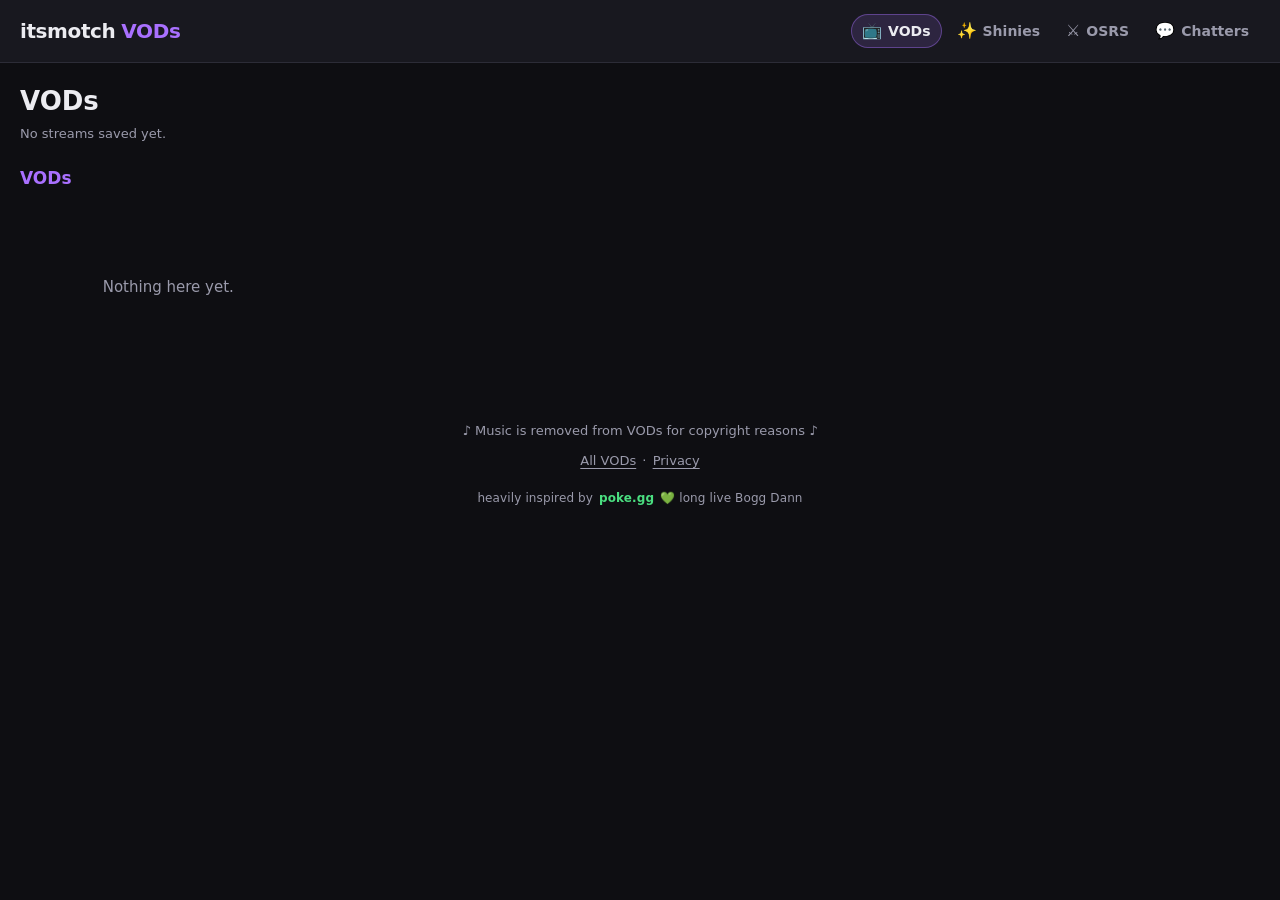
<file: vods/site/game.html>
<!doctype html>
<html lang="en">
<head>
  <meta charset="utf-8">
  <meta name="viewport" content="width=device-width, initial-scale=1">
  <meta name="robots" content="noindex">
  <title>Game VODs · itsmotch</title>
  <link rel="icon" id="favicon" href="https://unavatar.io/twitch/itsmotch">
  <link rel="stylesheet" href="style.css">
  <link rel="stylesheet" href="community.css">
  <link rel="preconnect" href="https://i.ytimg.com">
  <link rel="preconnect" href="https://static-cdn.jtvnw.net">
</head>
<body>
  <header>
    <div class="logo"><a class="logo-ch" href="https://twitch.tv/itsmotch" target="_blank" rel="noopener" title="itsmotch on Twitch"><img class="avatar" id="avatar" alt=""><b>itsmotch</b></a> <a class="logo-home" href="./"><b><span>VODs</span></b></a></div>
    <nav class="site-nav"><a href="./" class="on" aria-current="page" title="VODs" aria-label="VODs"><span class="ni" aria-hidden="true">📺</span><span class="nt">VODs</span></a><a href="shinies.html" title="Shinies" aria-label="Shinies"><span class="ni" aria-hidden="true">✨</span><span class="nt">Shinies</span></a><a href="osrs.html" title="OSRS" aria-label="OSRS"><span class="ni" aria-hidden="true">⚔️</span><span class="nt">OSRS</span></a><a href="profile.html" title="Chatters" aria-label="Chatters"><span class="ni" aria-hidden="true">💬</span><span class="nt">Chatters</span></a></nav>
  </header>
  <main>
    <section class="game-hero">
      <img class="game-art" id="game-art" alt="">
      <div>
        <h1 class="page-title" id="game-title"></h1>
        <p class="hint" id="game-sub"></p>
      </div>
    </section>
    <section class="panel-box" id="game-shinies" hidden>
      <div class="box-head"><h2>Shiny log</h2><a href="shinies.html" class="see-all">All shinies →</a></div>
      <div class="shiny-row" id="game-shiny-row"></div>
    </section>
    <h2 class="all-title">VODs</h2>
    <div class="grid" id="grid"></div>
  </main>
  <footer class="site-foot">♪ Music is removed from VODs for copyright reasons ♪<br><a href="./">All VODs</a> · <a href="privacy.html">Privacy</a><br><span class="homage">heavily inspired by <a href="https://poke.gg/" target="_blank" rel="noopener">poke.gg</a> 💚 long live Bogg Dann</span></footer>
  <script src="common.js"></script>
  <script src="anim.js" defer></script>
  <script src="shinies.js"></script>
  <script src="game.js"></script>
</body>
</html>
</file>
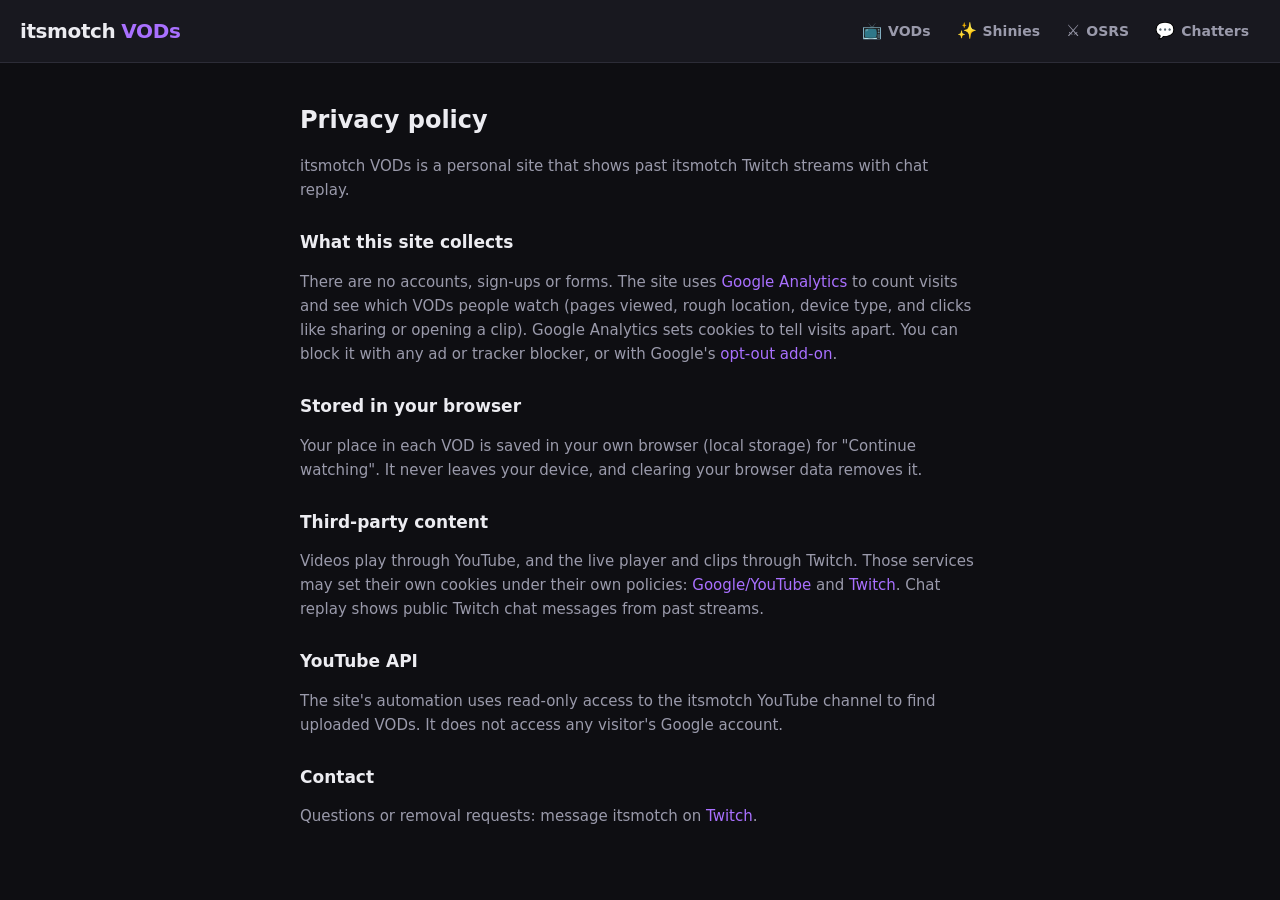
<file: vods/site/privacy.html>
<!doctype html>
<html lang="en">
<head>
  <meta charset="utf-8">
  <meta name="viewport" content="width=device-width, initial-scale=1">
  <title>Privacy · itsmotch VODs</title>
  <link rel="icon" id="favicon" href="https://unavatar.io/twitch/itsmotch">
  <link rel="stylesheet" href="style.css">
  <style>.policy{max-width:720px;margin:0 auto;padding:24px 20px 48px}.policy h1{font-size:24px}.policy h2{font-size:17px;margin-top:28px}.policy p,.policy li{color:var(--muted);line-height:1.6}.policy a{color:var(--accent)}</style>
</head>
<body>
  <header>
    <div class="logo"><a class="logo-ch" href="https://twitch.tv/itsmotch" target="_blank" rel="noopener" title="itsmotch on Twitch"><img class="avatar" id="avatar" alt=""><b>itsmotch</b></a> <a class="logo-home" href="./"><b><span>VODs</span></b></a></div>
    <nav class="site-nav"><a href="./" title="VODs" aria-label="VODs"><span class="ni" aria-hidden="true">📺</span><span class="nt">VODs</span></a><a href="shinies.html" title="Shinies" aria-label="Shinies"><span class="ni" aria-hidden="true">✨</span><span class="nt">Shinies</span></a><a href="osrs.html" title="OSRS" aria-label="OSRS"><span class="ni" aria-hidden="true">⚔️</span><span class="nt">OSRS</span></a><a href="profile.html" title="Chatters" aria-label="Chatters"><span class="ni" aria-hidden="true">💬</span><span class="nt">Chatters</span></a></nav>
  </header>
  <main class="policy">
    <h1>Privacy policy</h1>
    <p>itsmotch VODs is a personal site that shows past itsmotch Twitch streams with chat replay.</p>
    <h2>What this site collects</h2>
    <p>There are no accounts, sign-ups or forms. The site uses <a href="https://policies.google.com/technologies/partner-sites" target="_blank" rel="noopener">Google Analytics</a> to count visits and see which VODs people watch (pages viewed, rough location, device type, and clicks like sharing or opening a clip). Google Analytics sets cookies to tell visits apart. You can block it with any ad or tracker blocker, or with Google's <a href="https://tools.google.com/dlpage/gaoptout" target="_blank" rel="noopener">opt-out add-on</a>.</p>
    <h2>Stored in your browser</h2>
    <p>Your place in each VOD is saved in your own browser (local storage) for "Continue watching". It never leaves your device, and clearing your browser data removes it.</p>
    <h2>Third-party content</h2>
    <p>Videos play through YouTube, and the live player and clips through Twitch. Those services may set their own cookies under their own policies:
      <a href="https://policies.google.com/privacy" target="_blank" rel="noopener">Google/YouTube</a> and
      <a href="https://www.twitch.tv/p/legal/privacy-notice/" target="_blank" rel="noopener">Twitch</a>.
      Chat replay shows public Twitch chat messages from past streams.</p>
    <h2>YouTube API</h2>
    <p>The site's automation uses read-only access to the itsmotch YouTube channel to find uploaded VODs. It does not access any visitor's Google account.</p>
    <h2>Contact</h2>
    <p>Questions or removal requests: message itsmotch on <a href="https://twitch.tv/itsmotch" target="_blank" rel="noopener">Twitch</a>.</p>
  </main>
  <script src="common.js"></script>
</body>
</html>
</file>
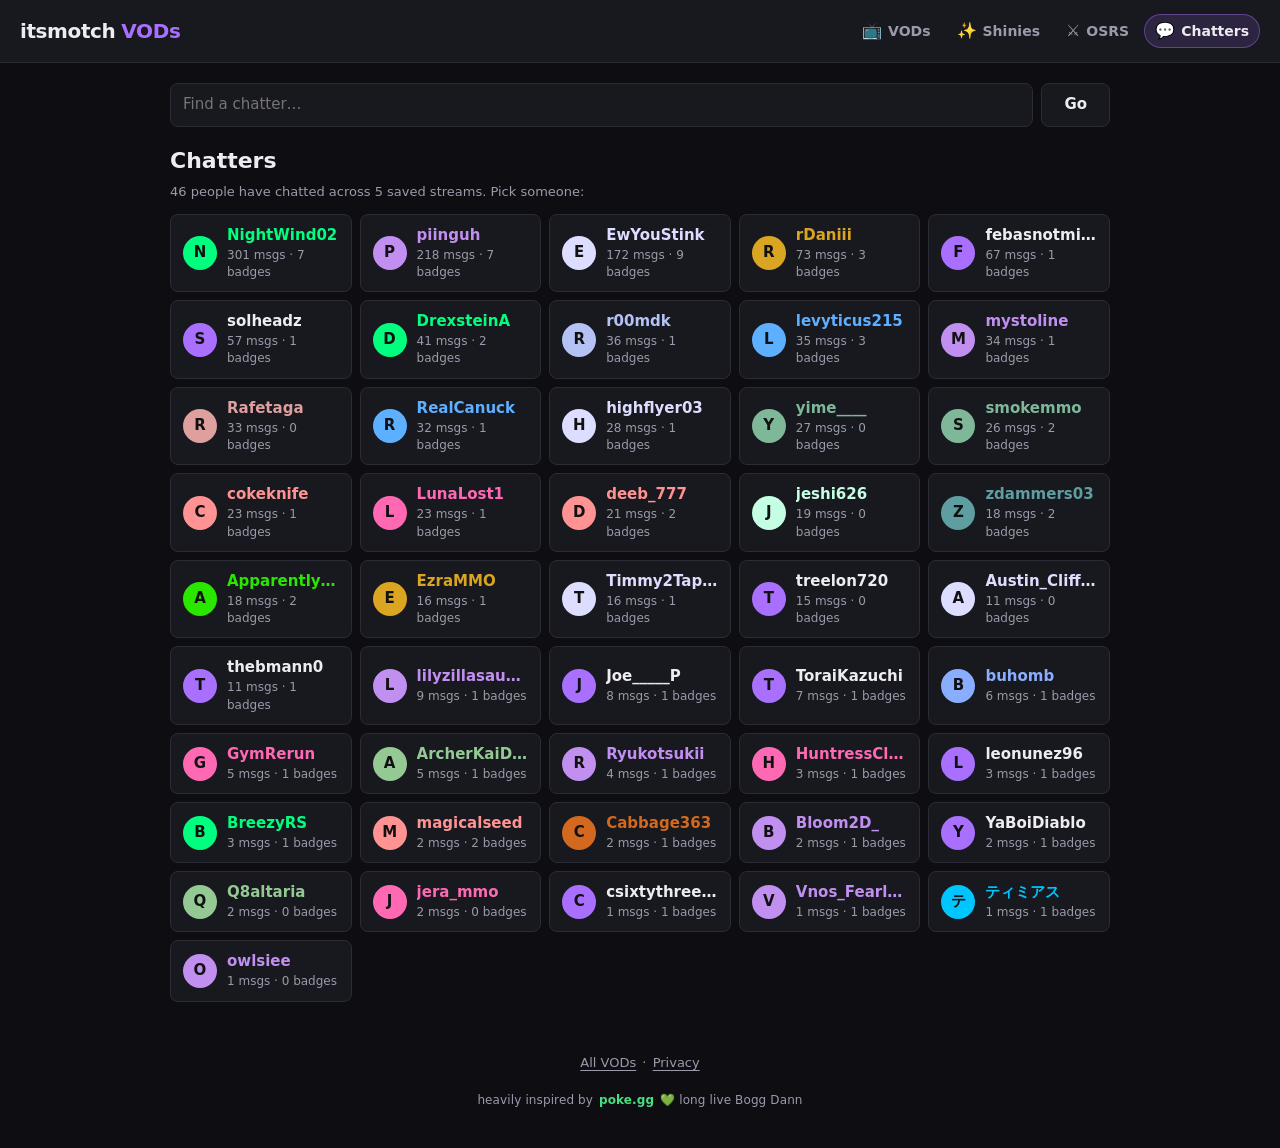
<file: vods/site/profile.html>
<!doctype html>
<html lang="en">
<head>
  <meta charset="utf-8">
  <meta name="viewport" content="width=device-width, initial-scale=1">
  <meta name="robots" content="noindex">
  <title>Chatter profile · itsmotch VODs</title>
  <link rel="icon" id="favicon" href="https://unavatar.io/twitch/itsmotch">
  <link rel="stylesheet" href="style.css">
  <link rel="stylesheet" href="community.css">
</head>
<body>
  <header>
    <div class="logo"><a class="logo-ch" href="https://twitch.tv/itsmotch" target="_blank" rel="noopener" title="itsmotch on Twitch"><img class="avatar" id="avatar" alt=""><b>itsmotch</b></a> <a class="logo-home" href="./"><b><span>VODs</span></b></a></div>
    <nav class="site-nav"><a href="./" title="VODs" aria-label="VODs"><span class="ni" aria-hidden="true">📺</span><span class="nt">VODs</span></a><a href="shinies.html" title="Shinies" aria-label="Shinies"><span class="ni" aria-hidden="true">✨</span><span class="nt">Shinies</span></a><a href="osrs.html" title="OSRS" aria-label="OSRS"><span class="ni" aria-hidden="true">⚔️</span><span class="nt">OSRS</span></a><a href="profile.html" class="on" aria-current="page" title="Chatters" aria-label="Chatters"><span class="ni" aria-hidden="true">💬</span><span class="nt">Chatters</span></a></nav>
  </header>
  <main class="narrow">
    <form class="find" id="find" role="search">
      <input id="find-q" list="find-list" placeholder="Find a chatter…" autocomplete="off" aria-label="Find a chatter">
      <datalist id="find-list"></datalist>
      <button class="more" type="submit">Go</button>
    </form>
    <div id="profile"><div class="prof-card shimmer" style="height:180px"></div></div>
  </main>
  <footer class="site-foot"><a href="./">All VODs</a> · <a href="privacy.html">Privacy</a><br><span class="homage">heavily inspired by <a href="https://poke.gg/" target="_blank" rel="noopener">poke.gg</a> 💚 long live Bogg Dann</span></footer>
  <script src="common.js"></script>
  <script src="anim.js" defer></script>
  <script src="profile.js"></script>
</body>
</html>
</file>
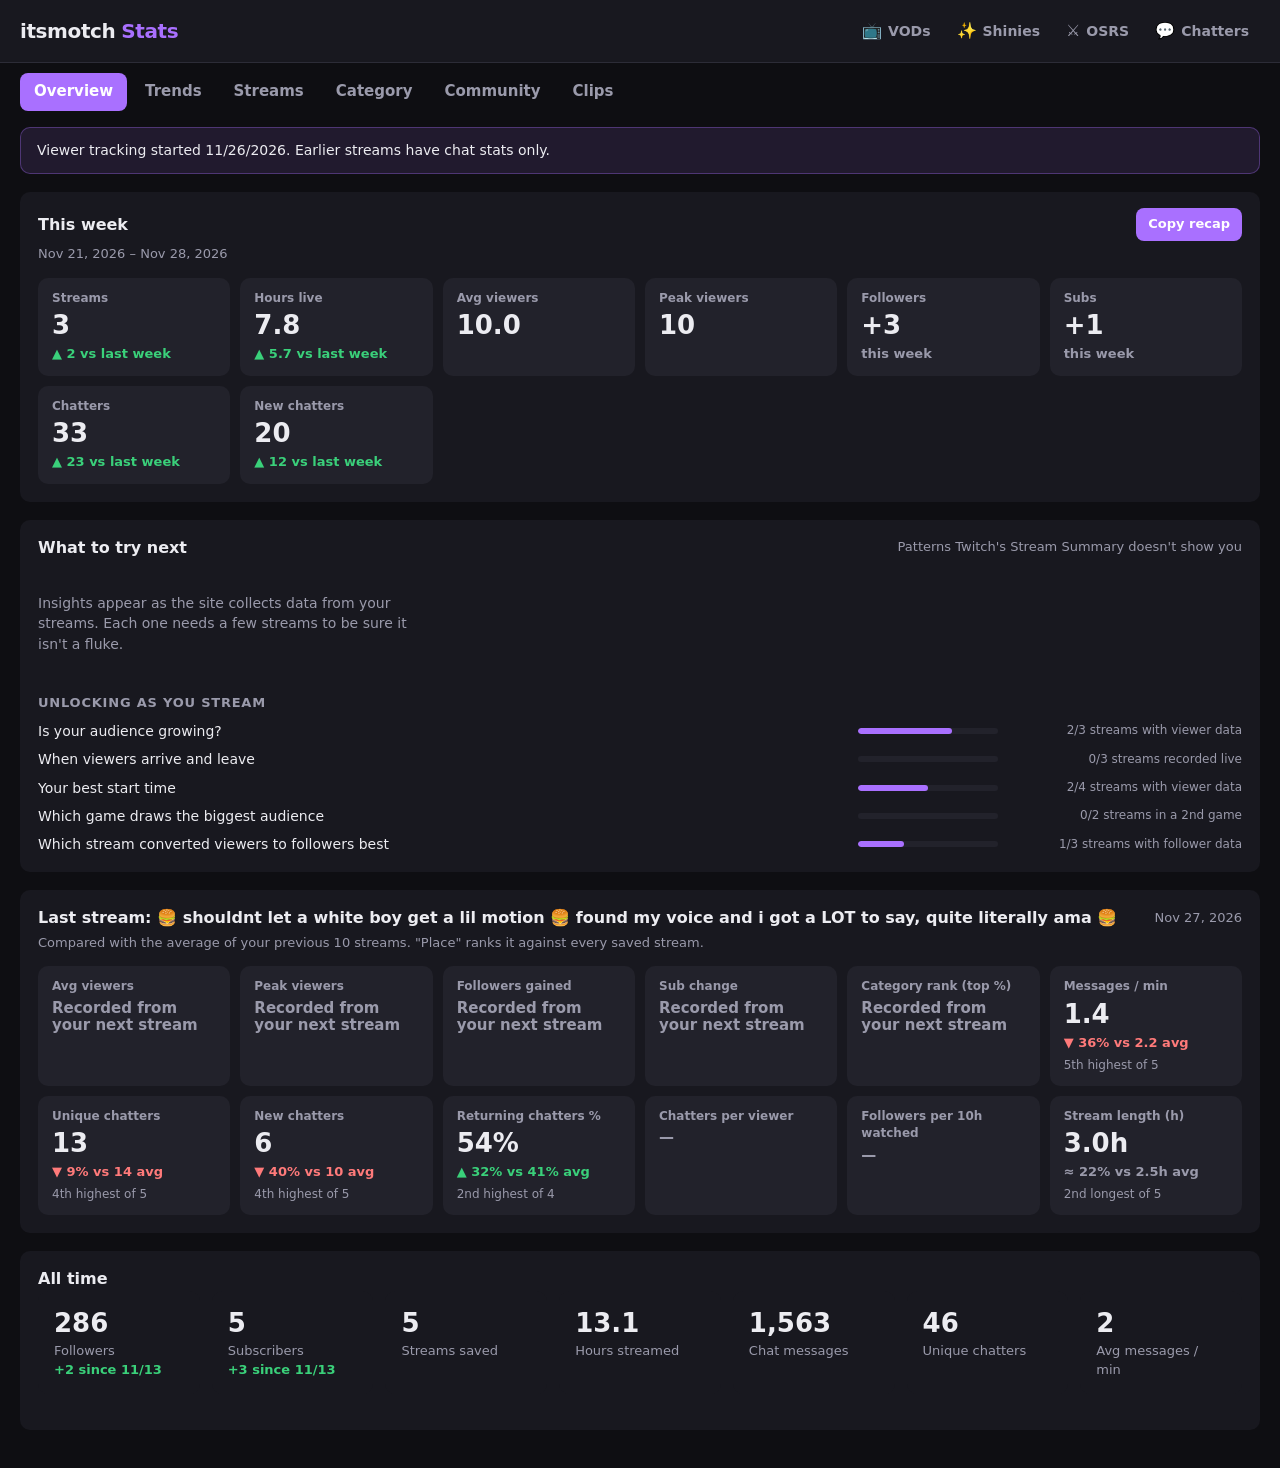
<file: vods/site/stats.html>
<!doctype html>
<html lang="en">
<head>
  <meta charset="utf-8">
  <meta name="viewport" content="width=device-width, initial-scale=1">
  <meta name="robots" content="noindex, nofollow">
  <title>Stream stats · itsmotch</title>
  <link rel="icon" id="favicon" href="https://unavatar.io/twitch/itsmotch">
  <link rel="stylesheet" href="style.css">
  <link rel="stylesheet" href="stats.css">
</head>
<body>
  <header>
    <div class="logo"><a class="logo-ch" href="https://twitch.tv/itsmotch" target="_blank" rel="noopener" title="itsmotch on Twitch"><img class="avatar" id="avatar" alt=""><b>itsmotch</b></a> <a class="logo-home" href="./"><b><span>Stats</span></b></a></div>
    <nav class="site-nav"><a href="./" title="VODs" aria-label="VODs"><span class="ni" aria-hidden="true">📺</span><span class="nt">VODs</span></a><a href="shinies.html" title="Shinies" aria-label="Shinies"><span class="ni" aria-hidden="true">✨</span><span class="nt">Shinies</span></a><a href="osrs.html" title="OSRS" aria-label="OSRS"><span class="ni" aria-hidden="true">⚔️</span><span class="nt">OSRS</span></a><a href="profile.html" title="Chatters" aria-label="Chatters"><span class="ni" aria-hidden="true">💬</span><span class="nt">Chatters</span></a></nav>
  </header>

  <nav class="tabs" id="tabs" role="tablist">
    <button data-tab="overview" class="active">Overview</button>
    <button data-tab="trends">Trends</button>
    <button data-tab="streams">Streams</button>
    <button data-tab="category">Category</button>
    <button data-tab="community">Community</button>
    <button data-tab="clips">Clips</button>
  </nav>

  <main id="stats" class="is-loading">
    <h1 class="sr-only">itsmotch stream stats</h1>
    <div class="notice" id="monitor-note" hidden></div>

    <!-- OVERVIEW -->
    <section class="tab" data-tab="overview">
      <section class="panel" id="week-panel">
        <div class="panel-head"><h2>This week</h2><button class="copy-btn" id="copy-recap" type="button">Copy recap</button></div>
        <p class="hint" id="week-range"></p>
        <div class="report" id="week"></div>
        <div id="week-best"></div>
      </section>
      <section class="panel" id="advice-panel">
        <div class="panel-head"><h2>What to try next</h2><span class="sub">Patterns Twitch's Stream Summary doesn't show you</span></div>
        <div class="advice" id="advice"></div>
        <div id="locked"></div>
      </section>
      <section class="panel">
        <div class="panel-head"><h2 id="report-title">Last stream</h2><span class="sub" id="report-date"></span></div>
        <p class="hint">Compared with the average of your previous 10 streams. "Place" ranks it against every saved stream.</p>
        <div class="report" id="report"><div class="tile shimmer"></div><div class="tile shimmer"></div><div class="tile shimmer"></div><div class="tile shimmer"></div></div>
      </section>
      <section class="panel">
        <h2>All time</h2>
        <div class="tiles" id="tiles"></div>
      </section>
    </section>

    <!-- TRENDS -->
    <section class="tab" data-tab="trends" hidden>
      <section class="panel">
        <div class="panel-head">
          <h2>Stream by stream</h2>
          <div class="legend"><span><i class="sw ret"></i>Each stream</span><span><i class="sw line"></i>5-stream average</span></div>
        </div>
        <div class="seg seg-wrap" id="metric-seg"></div>
        <p class="hint" id="metric-hint"></p>
        <div class="chart" id="trend-chart"></div>
      </section>
      <div class="cols">
        <section class="panel">
          <div class="panel-head"><h2>Follower growth</h2><span class="sub" id="fol-sub"></span></div>
          <div class="chart short" id="fol-chart"></div>
        </section>
        <section class="panel">
          <div class="panel-head"><h2>Subscribers</h2><span class="sub" id="subs-sub"></span></div>
          <div class="chart short" id="subs-chart"></div>
        </section>
      </div>
      <div class="cols">
        <section class="panel"><h2>Chat activity by game</h2><p class="hint">Messages per minute while playing each game.</p><div id="games"></div></section>
        <section class="panel"><h2>Chat energy through a stream</h2><p class="hint">Average messages per minute in each hour of a stream.</p><div class="vbars" id="hours"></div></section>
        <section class="panel"><h2>Best days</h2><p class="hint">Average messages per minute by day you went live.</p><div class="vbars" id="days"></div></section>
        <section class="panel"><h2>Best start times</h2><p class="hint">Average messages per minute by start time (your local time).</p><div class="vbars" id="starts"></div></section>
      </div>
    </section>

    <!-- STREAMS -->
    <section class="tab" data-tab="streams" hidden>
      <section class="panel">
        <div class="panel-head"><h2>Stream breakdown</h2><select id="stream-pick"></select></div>
        <div class="mini-tiles" id="stream-tiles"></div>
        <p class="hint" id="stream-manual" hidden>Viewer numbers for this stream were entered by hand from Twitch's Stream Summary, so there's no curve or category rank.</p>
        <h3>Viewers</h3>
        <div class="chart short" id="curve-viewers"></div>
        <h3>Chat messages per minute</h3>
        <div class="chart short" id="curve-chat"></div>
        <div id="rank-wrap"><h3>Rank in category <span class="sub">(lower is better)</span></h3><div class="chart short" id="curve-rank"></div></div>
      </section>
    </section>

    <!-- CATEGORY -->
    <section class="tab" data-tab="category" hidden>
      <section class="panel">
        <h2>How you rank by game</h2>
        <p class="hint">While you're live, the site checks every live channel in your category. Rank is your position by viewers. Ranks deep in huge categories are approximate.</p>
        <div id="cat-table"></div>
      </section>
      <section class="panel">
        <h2>Channels your size</h2>
        <p class="hint">Channels in your category with a similar viewer count at the same time as you (about 0.65× to 1.5× your viewers).</p>
        <div id="peers"></div>
      </section>
      <section class="panel">
        <div class="panel-head"><h2>Best time to stream</h2><select id="land-pick"></select></div>
        <p class="hint" id="land-hint">Viewers per live channel in each hour (your local time), sampled hourly while you're offline. Brighter = more viewers to go around.</p>
        <div id="land-best"></div>
        <div class="heat" id="heat"></div>
        <div class="heat-legend" id="heat-legend"></div>
      </section>
    </section>

    <!-- COMMUNITY -->
    <section class="tab" data-tab="community" hidden>
      <section class="panel" id="greet-panel">
        <div class="panel-head"><h2>Say hi next stream</h2><span class="sub" id="greet-sub"></span></div>
        <p class="hint">Greeting people by name is the easiest way to turn first-timers into regulars.</p>
        <div id="greet"></div>
      </section>
      <div class="tiles" id="community-tiles"></div>
      <section class="panel">
        <div class="panel-head"><h2>New vs returning chatters</h2>
          <div class="legend"><span><i class="sw ret"></i>Returning</span><span><i class="sw new"></i>New</span></div></div>
        <p class="hint">Unique chatters per stream, last 20 streams. New = first time chatting in any saved stream.</p>
        <div class="vbars stacked" id="community"></div>
      </section>
      <section class="panel">
        <h2>Do new chatters come back?</h2>
        <p class="hint">Of each stream's new chatters, the share who chatted again within 30 days.</p>
        <div class="vbars" id="retention"></div>
      </section>
      <div class="cols">
        <section class="panel"><h2>Top chatters</h2><table class="tbl" id="top"></table></section>
        <section class="panel"><h2>Regulars who stopped showing up</h2><p class="hint">Chatted in 3+ streams but none of the last 3.</p><table class="tbl" id="lapsed"></table></section>
      </div>
      <div class="cols">
        <section class="panel"><h2>Most used emotes</h2><div class="emote-grid" id="emotes"></div></section>
        <section class="panel"><h2>Unused 7TV emotes</h2><p class="hint">In your 7TV set but never used in saved chat. Candidates to swap out.</p><div class="chips" id="unused"></div></section>
      </div>
    </section>

    <!-- CLIPS -->
    <section class="tab" data-tab="clips" hidden>
      <section class="panel" id="clips-panel">
        <div class="panel-head"><h2>Clip finder</h2><select id="clip-stream"></select></div>
        <p class="hint">Moments where chat spiked. Each link starts 20s before the spike.</p>
        <div id="clips"></div>
      </section>
    </section>
  </main>
  <div class="tip" id="tip" hidden></div>
  <script src="common.js"></script>
  <script src="anim.js" defer></script>
  <script src="stats.js"></script>
</body>
</html>
</file>
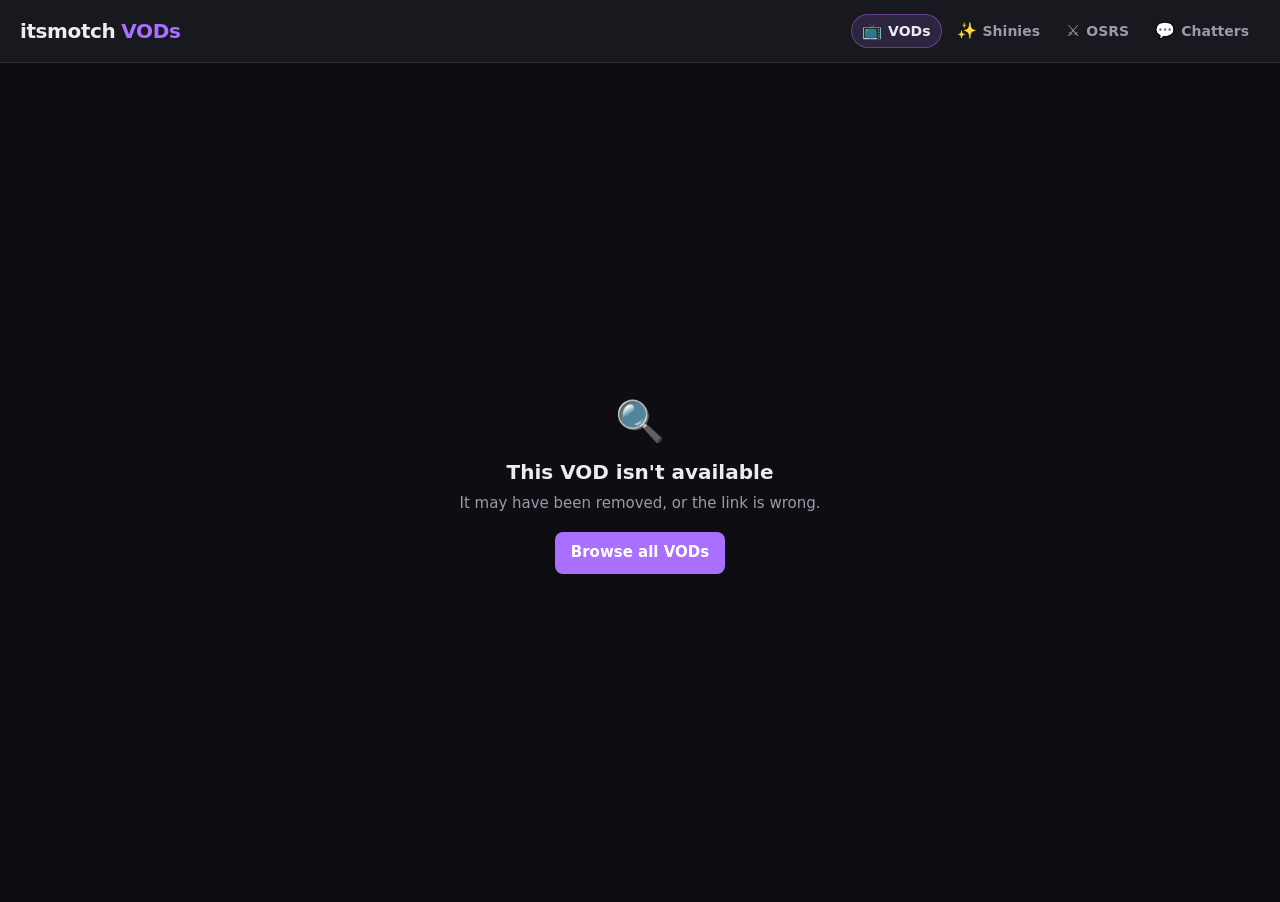
<file: vods/site/vod.html>
<!doctype html>
<html lang="en">
<head>
  <meta charset="utf-8">
  <meta name="viewport" content="width=device-width, initial-scale=1">
  <title>itsmotch VODs</title>
  <link rel="icon" id="favicon" href="https://unavatar.io/twitch/itsmotch">
  <link rel="stylesheet" href="style.css">
  <link rel="preconnect" href="https://i.ytimg.com">
  <link rel="preconnect" href="https://static-cdn.jtvnw.net">
  <link rel="preconnect" href="https://cdn.7tv.app">
  <link rel="preconnect" href="https://www.youtube.com">
</head>
<body>
  <header>
    <div class="logo"><a class="logo-ch" href="https://twitch.tv/itsmotch" target="_blank" rel="noopener" title="itsmotch on Twitch"><img class="avatar" id="avatar" alt=""><b>itsmotch</b></a> <a class="logo-home" href="./"><b><span>VODs</span></b></a></div>
    <nav class="site-nav"><a href="./" class="on" aria-current="page" title="VODs" aria-label="VODs"><span class="ni" aria-hidden="true">📺</span><span class="nt">VODs</span></a><a href="shinies.html" title="Shinies" aria-label="Shinies"><span class="ni" aria-hidden="true">✨</span><span class="nt">Shinies</span></a><a href="osrs.html" title="OSRS" aria-label="OSRS"><span class="ni" aria-hidden="true">⚔️</span><span class="nt">OSRS</span></a><a href="profile.html" title="Chatters" aria-label="Chatters"><span class="ni" aria-hidden="true">💬</span><span class="nt">Chatters</span></a></nav>
  </header>
  <div class="watch">
    <div class="left">
      <div class="player"><div id="yt"></div></div>
      <div class="activity" id="activity" hidden tabindex="0" role="slider" aria-label="Chat activity. Click or use arrow keys to jump through the stream" aria-valuemin="0" aria-valuemax="100" aria-valuenow="0">
        <svg id="act-svg" preserveAspectRatio="none"></svg>
        <div class="act-head" id="act-head"></div>
        <div class="act-tip" id="act-tip" hidden></div>
      </div>
      <div class="details">
        <h1 id="title"></h1>
        <div class="meta" id="meta"></div>
        <p class="summary" id="summary"></p>
        <div class="actions"><button class="share" id="share" type="button">🔗 Share this moment</button></div>
        <p class="music-note">♪ Music is removed from VODs for copyright reasons ♪</p>
        <div class="chapters" id="chapters"></div>
        <div class="moments" id="moments" hidden><h2>Top moments</h2><div class="chapters" id="moment-list"></div></div>
        <section class="more-vods" id="more-vods" hidden><h2>More VODs</h2><div class="more-row" id="more-row"></div></section>
      </div>
    </div>
    <aside class="chat">
      <div class="chat-head">Chat replay <span class="chat-head-r"><span id="chat-status">Loading…</span><button class="cs-toggle" id="cs-toggle" type="button" aria-label="Search chat" aria-expanded="false" title="Search chat">🔍</button></span></div>
      <div class="chat-search" id="chat-search" hidden>
        <input id="cs-q" type="search" placeholder="Search chat or a name…" autocomplete="off" aria-label="Search chat">
        <div class="cs-count" id="cs-count" aria-live="polite"></div>
      </div>
      <div class="cs-results" id="cs-results" hidden></div>
      <div class="chat-log loading" id="log"></div>
    </aside>
  </div>
  <div class="toast" id="toast" hidden></div>
  <script src="common.js"></script>
  <script src="anim.js" defer></script>
  <script src="vod.js"></script>
  <script src="https://www.youtube.com/iframe_api"></script>
</body>
</html>
</file>
<file: vods/site/style.css>
:root {
  --bg: #0e0e12;
  --panel: #18181f;
  --panel-2: #22222b;
  --line: #2c2c37;
  --text: #ececf1;
  --muted: #9a9aab;
  --accent: #a970ff;
  --radius: 10px;
  --font-display: inherit;
}
* { box-sizing: border-box; }
html, body { margin: 0; background: var(--bg); color: var(--text);
  font: 15px/1.45 system-ui, -apple-system, "Segoe UI", Roboto, sans-serif; }
a { color: inherit; text-decoration: none; }
.sr-only { position: absolute; width: 1px; height: 1px; padding: 0; margin: -1px; overflow: hidden; clip: rect(0 0 0 0); white-space: nowrap; border: 0; }
.summary { margin: 10px 0 0; color: var(--muted); font-size: 14px; }
.summary:empty { display: none; }
* { scrollbar-width: thin; scrollbar-color: #4a3a66 transparent; }
*:hover { scrollbar-color: var(--accent) transparent; }
::-webkit-scrollbar { width: 10px; height: 10px; }
::-webkit-scrollbar-track { background: transparent; }
::-webkit-scrollbar-thumb { background: #4a3a66; border-radius: 999px; border: 2px solid var(--bg); }
::-webkit-scrollbar-thumb:hover { background: var(--accent); }
::-webkit-scrollbar-button { display: none; }

header { display: flex; align-items: center; gap: 16px; padding: 14px 20px;
  border-bottom: 1px solid var(--line); background: var(--panel); position: sticky; top: 0; z-index: 5; }
.logo { font-weight: 800; font-size: 20px; letter-spacing: -.02em; display: flex; align-items: center; gap: 10px; }
.avatar { width: 34px; height: 34px; border-radius: 50%; object-fit: cover; box-shadow: 0 0 0 2px var(--accent); background: var(--panel-2); }
.logo span { color: var(--accent); }
.logo a { display: flex; align-items: center; gap: 10px; }
.logo { gap: 6px; }
.logo a:hover b { text-decoration: underline; text-underline-offset: 3px; }
.logo b, .card h3, .details h1, .live-head strong, .chat-head { font-family: var(--font-display); }
header nav { margin-left: auto; display: flex; gap: 16px; color: var(--muted); }
header nav a:hover { color: var(--text); }

main { max-width: 1400px; margin: 0 auto; padding: 20px; }

.live { background: var(--panel); border-radius: var(--radius); overflow: hidden; display: grid;
  grid-template-columns: minmax(0, 560px) 1fr; height: 0; margin: 0; }
.live.online { height: auto; margin-bottom: 22px; }
.live-head { display: flex; align-items: center; gap: 10px; }
.live-dot { width: 10px; height: 10px; border-radius: 50%; background: #eb0400; box-shadow: 0 0 0 4px rgba(235,4,0,.25); animation: pulse 1.6s infinite; }
@keyframes pulse { 50% { box-shadow: 0 0 0 7px rgba(235,4,0,0); } }
.live-embed { aspect-ratio: 16/9; width: 100%; }
.live-embed iframe { width: 100%; height: 100%; border: 0; display: block; }
.live-side { padding: 18px 20px; display: flex; flex-direction: column; justify-content: center; gap: 10px; }
.live-side p { margin: 0; color: var(--muted); }
.live-side .btn { align-self: flex-start; }
@media (max-width: 760px) { .live { grid-template-columns: 1fr; } .live-side { padding: 12px 16px 16px; } }

.more-wrap { text-align: center; margin: 18px 0 28px; }
.more { background: var(--panel); color: var(--text); border: 1px solid var(--line); border-radius: 8px;
  padding: 10px 22px; font: inherit; font-weight: 700; cursor: pointer; }
.more:hover { border-color: var(--accent); }
.more-wrap:has(.more[hidden]) { margin: 0 0 28px; }

.clips { margin-bottom: 22px; }
.clips h2 { font-family: var(--font-display); font-size: 16px; margin: 0 0 10px; }
.clip-row { display: grid; grid-auto-flow: column; grid-auto-columns: minmax(220px, 260px); gap: 12px;
  overflow-x: auto; overflow-y: hidden; scroll-snap-type: x mandatory; padding: 3px 3px 8px; margin: -3px -3px 0; scroll-padding: 3px; }
.clip-card { scroll-snap-align: start; background: var(--panel); border: 0; border-radius: var(--radius); overflow: hidden;
  padding: 0; text-align: left; color: inherit; font: inherit; cursor: pointer; }
.clip-card:hover { box-shadow: 0 0 0 2px var(--accent); }
.clip-card .info { padding: 8px 10px 10px; }
.clip-card h3 { font-size: 14px; margin: 0 0 2px; white-space: nowrap; overflow: hidden; text-overflow: ellipsis; font-family: var(--font-display); }
.progress { position: absolute; left: 0; right: 0; bottom: 0; height: 4px; background: rgba(255,255,255,.25); }
.progress div { height: 100%; background: var(--accent); }
.thumb .progress ~ .badge, .thumb .badge:has(+ .progress) { bottom: 12px; }
.cw-x { position: absolute; top: 6px; right: 6px; width: 28px; height: 28px; border-radius: 50%; border: 0;
  background: rgba(0,0,0,.7); color: #fff; font-size: 13px; cursor: pointer; }
.toast.action { display: flex; align-items: center; gap: 12px; }
.toast.action[hidden] { display: none; }
.toast button { background: var(--panel-2); color: var(--text); border: 1px solid var(--line); border-radius: 6px; padding: 5px 10px; font: inherit; font-size: 13px; cursor: pointer; }
a.emote-link { display: inline-block; border-radius: 6px; transition: transform .1s ease; }
a.emote-link:hover { transform: scale(1.15); }
.eotm .who a.emote-link:hover, .chips a.emote-link:hover { transform: none; text-decoration: underline; }
.modal { position: fixed; inset: 0; z-index: 40; background: rgba(0,0,0,.8); display: grid; place-items: center; padding: 16px; }
.modal[hidden] { display: none; }
.modal-box { position: relative; width: min(1000px, 100%); }
.modal-frame { aspect-ratio: 16/9; background: #000; border-radius: var(--radius); overflow: hidden; }
.modal-frame iframe { width: 100%; height: 100%; border: 0; display: block; }
.modal-close { position: absolute; top: -44px; right: 0; background: var(--panel); color: var(--text); border: 1px solid var(--line);
  border-radius: 8px; width: 36px; height: 36px; font-size: 16px; cursor: pointer; }

.panel-box { background: var(--panel); border: 1px solid var(--line); border-radius: var(--radius); padding: 12px 14px 14px; margin-bottom: 22px; }
.box-head { display: flex; align-items: baseline; justify-content: space-between; margin-bottom: 12px; }
.box-head h2, .all-title { font-family: var(--font-display); font-size: 17px; margin: 0; color: var(--accent); }
.all-title { margin: 6px 0 12px; scroll-margin-top: 80px; }
.see-all { color: var(--accent); font-size: 14px; }
.see-all:hover { text-decoration: underline; }

.recent-row { display: grid; grid-template-columns: repeat(3, minmax(0, 1fr)); gap: 14px; }
.rcard { background: var(--panel-2); border-radius: var(--radius); overflow: hidden; }
.rcard .thumb { display: block; position: relative; aspect-ratio: 16/9; background: #000; overflow: hidden; }
.rcard .thumb img { width: 100%; height: 100%; object-fit: cover; display: block; }
.rcard .thumb:hover img { filter: brightness(1.1); }
.badge.left { right: auto; left: 8px; }
.rinfo { display: flex; align-items: center; gap: 10px; padding: 10px; }
.rinfo .art { width: 36px; height: 48px; object-fit: cover; border-radius: 4px; flex: none; background: var(--panel); }
.rtext { flex: 1; min-width: 0; }
.rtitle { display: block; font-weight: 700; white-space: nowrap; overflow: hidden; text-overflow: ellipsis; }
.rtitle:hover { text-decoration: underline; }
.watch-btn { flex: none; border: 1px solid var(--accent); color: var(--accent); border-radius: 8px; padding: 7px 12px; font-weight: 700; white-space: nowrap; }
.watch-btn:hover { background: var(--accent); color: #fff; }

.games-row { display: grid; grid-template-columns: repeat(6, minmax(0, 1fr)); gap: 10px; }
.gtile { background: none; border: 0; padding: 0; color: inherit; font: inherit; cursor: pointer; text-align: center; min-width: 0; }
.gtile img { width: 100%; aspect-ratio: 3/4; object-fit: cover; border-radius: 6px; display: block; background: var(--panel-2); opacity: 0; transition: opacity .3s ease, transform .12s ease; }
.gtile img.loaded { opacity: 1; }
.gtile:hover img { transform: translateY(-2px); box-shadow: 0 0 0 2px var(--accent); }
.gtile b { display: block; font-size: 13px; margin-top: 6px; white-space: nowrap; overflow: hidden; text-overflow: ellipsis; }
.gtile span { color: var(--muted); font-size: 12px; }

.hs { border-radius: var(--radius); overflow: hidden; margin-bottom: 26px; background: var(--panel); border: 1px solid var(--line); }
.hs-head { display: flex; align-items: center; gap: 20px; padding: 22px; background: linear-gradient(135deg, #a970ff40, #a970ff10 60%, transparent); }
.hs-avatar { width: 120px; height: 120px; border-radius: 10px; object-fit: cover; background: var(--panel-2); box-shadow: 0 8px 24px #0008; flex: none; }
.hs-title { flex: 1; min-width: 0; }
.hs-title h2 { font-family: var(--font-display); font-size: 28px; margin: 0 0 6px; }
.hs-month { display: flex; align-items: center; gap: 8px; font-weight: 700; }
.hs-month button { background: var(--panel-2); color: var(--text); border: 1px solid var(--line); border-radius: 8px; width: 32px; height: 32px; font-size: 16px; line-height: 1; cursor: pointer; }
.hs-month button:disabled { opacity: .3; cursor: default; }
.hs-sub { color: var(--muted); font-size: 14px; margin-top: 6px; }
.board-label { font-size: 11px; font-weight: 700; text-transform: uppercase; letter-spacing: .06em; color: var(--muted); margin-bottom: 6px; }
.eotm { background: var(--panel-2); border-radius: 10px; padding: 10px 14px; box-shadow: inset 0 0 0 1px #a970ff66; flex: none; }
.eotm[hidden] { display: none; }
.eotm #eotm { display: flex; align-items: center; gap: 10px; }
.eotm img { height: 40px; max-width: 80px; object-fit: contain; }
.eotm .who { font-weight: 800; }
.eotm .cnt { color: var(--muted); font-size: 13px; }
.eotm .who a.emote-link:hover { transform: none; text-decoration: underline; }
.hs-list { list-style: none; margin: 0; padding: 6px 10px 10px; }
.hs-list li { display: grid; grid-template-columns: 28px 44px minmax(0, 1fr) auto; align-items: center; gap: 10px; padding: 8px 10px; border-radius: 8px; }
.hs-list li:hover { background: var(--panel-2); }
.hs-list .n { color: var(--muted); font-weight: 700; text-align: center; font-variant-numeric: tabular-nums; }
.hs-list .r1 .n { color: #f5c842; } .hs-list .r2 .n { color: #c9ced6; } .hs-list .r3 .n { color: #d9955b; }
.hs-list .em img { height: 32px; max-width: 44px; object-fit: contain; display: block; margin: 0 auto; }
.hs-list .who { min-width: 0; display: flex; flex-direction: column; }
.hs-list .who b { overflow: hidden; text-overflow: ellipsis; white-space: nowrap; }
.hs-list .who small { color: var(--muted); font-size: 12px; overflow: hidden; text-overflow: ellipsis; white-space: nowrap; }
.hs-list .cnt { color: var(--muted); font-size: 14px; font-variant-numeric: tabular-nums; }
.hs-list .none { display: block; text-align: center; color: var(--muted); }

@media (max-width: 900px) {
  .recent-row { grid-template-columns: 1fr 1fr; } .recent-row .rcard:nth-child(3) { display: none; }
  .games-row { grid-template-columns: repeat(3, minmax(0, 1fr)); }
}
@media (max-width: 600px) {
  .recent-row { grid-template-columns: 1fr; } .recent-row .rcard:nth-child(3) { display: block; }
  .hs-head { flex-wrap: wrap; padding: 16px; gap: 14px; } .hs-avatar { width: 72px; height: 72px; }
  .hs-title h2 { font-size: 22px; } .eotm { width: 100%; }
  .hs-list li { grid-template-columns: 22px 36px minmax(0, 1fr) auto; gap: 8px; padding: 8px 4px; }
  .hs-list .cnt { font-size: 12px; }
}

.controls { display: flex; gap: 10px; flex-wrap: wrap; margin-bottom: 18px; }
.controls input, .controls select { background: var(--panel); color: var(--text); border: 1px solid var(--line);
  border-radius: 8px; padding: 10px 12px; font: inherit; }
.controls input { flex: 1; min-width: 200px; }
.count { color: var(--muted); align-self: center; }
.seg { display: flex; background: var(--panel); border: 1px solid var(--line); border-radius: 8px; padding: 3px; }
.seg button { background: none; border: 0; color: var(--muted); font: inherit; font-weight: 600; padding: 7px 14px; border-radius: 6px; cursor: pointer; }
.seg button.active { background: var(--accent); color: #fff; }

.shimmer { background: linear-gradient(90deg, var(--panel-2) 25%, #2f2f3b 50%, var(--panel-2) 75%) !important;
  background-size: 200% 100% !important; animation: shimmer 1.3s linear infinite; }
@keyframes shimmer { from { background-position: 200% 0; } to { background-position: -200% 0; } }
.sk-line { height: 14px; border-radius: 4px; margin: 4px 0 10px; }
.sk-line.short { width: 55%; height: 12px; margin-bottom: 2px; }
.skeleton { pointer-events: none; }
.thumb img { opacity: 0; transition: opacity .3s ease; }
.thumb img.loaded { opacity: 1; }

.grid { display: grid; grid-template-columns: repeat(auto-fill, minmax(270px, 1fr)); gap: 18px; }
.card { display: block; border-radius: var(--radius); overflow: hidden; background: var(--panel);
  transition: transform .12s ease, box-shadow .12s ease; }
.card:hover { transform: translateY(-2px); box-shadow: 0 0 0 2px var(--accent); }
.thumb { position: relative; aspect-ratio: 16/9; background: var(--panel-2); }
.thumb img { width: 100%; height: 100%; object-fit: cover; display: block; }
.badge { position: absolute; bottom: 8px; right: 8px; background: rgba(0,0,0,.8);
  padding: 2px 6px; border-radius: 4px; font-size: 12px; font-weight: 600; }
.card .info { padding: 10px 12px 12px; }
.card h3 { margin: 0 0 4px; font-size: 15px; display: -webkit-box; -webkit-line-clamp: 2;
  -webkit-box-orient: vertical; overflow: hidden; }
.meta { color: var(--muted); font-size: 13px; }
.empty { color: var(--muted); text-align: center; padding: 60px 0; }
.empty-state { grid-column: 1 / -1; text-align: center; padding: 56px 16px; color: var(--muted); }
.empty-state h1, .empty-state h2 { color: var(--text); font-size: 20px; margin: 8px 0 6px; font-family: var(--font-display); }
.empty-state p { margin: 0 0 18px; }
.empty-icon { font-size: 40px; }
.btn { display: inline-block; background: var(--accent); color: #fff; font-weight: 700; border-radius: 8px; padding: 10px 16px; }
.details h1:empty, .details .meta:empty { height: 20px; width: 60%; border-radius: 4px;
  background: linear-gradient(90deg, var(--panel-2) 25%, #2f2f3b 50%, var(--panel-2) 75%); background-size: 200% 100%; animation: shimmer 1.3s linear infinite; }
.details .meta:empty { height: 14px; width: 35%; margin-top: 10px; }
.chat-log.loading { background: repeating-linear-gradient(to bottom, transparent 0 10px, var(--panel-2) 10px 24px, transparent 24px 34px);
  background-size: 80% 34px; background-repeat: repeat-y; background-position: 14px 8px; animation: pulse-bg 1.4s ease-in-out infinite; }
@keyframes pulse-bg { 50% { opacity: .5; } }
.not-found { display: grid; place-items: center; min-height: calc(100vh - 61px); }

.watch { display: grid; grid-template-columns: 1fr 360px; gap: 0; height: calc(100vh - 61px); }
.watch .left { display: flex; flex-direction: column; min-height: 0; overflow: hidden; }
.player { flex: 1 1 auto; min-height: 240px; background: #000; width: 100%; }
.watch .left > .activity { flex: none; }
.watch .left > .details { flex: none; max-height: 38vh; overflow-y: auto; }
.player iframe, .player > div { width: 100%; height: 100%; border: 0; display: block; }
.details { padding: 16px 20px; }
.details h1 { font-size: 20px; margin: 0 0 6px; }
.activity:focus-visible { outline: 2px solid var(--accent); outline-offset: -2px; }
.activity { position: relative; height: 56px; background: var(--panel); border-bottom: 1px solid var(--line); cursor: pointer; touch-action: none; }
.activity svg { position: absolute; inset: 6px 0 0; width: 100%; height: calc(100% - 6px); display: block; }
.activity .area { fill: var(--accent); fill-opacity: .35; stroke: var(--accent); stroke-width: 1.5; vector-effect: non-scaling-stroke; }
.activity .mark { stroke: #fff; stroke-opacity: .55; stroke-width: 1; stroke-dasharray: 2 3; vector-effect: non-scaling-stroke; }
.act-head { position: absolute; top: 0; bottom: 0; width: 2px; margin-left: -1px; background: #fff; pointer-events: none; }
.act-tip { position: absolute; bottom: 100%; transform: translateX(-50%); margin-bottom: 6px; background: #0b0b0f; border: 1px solid var(--line);
  border-radius: 6px; padding: 4px 8px; font-size: 12px; white-space: nowrap; pointer-events: none; z-index: 6; }
.moments h2 { font-size: 14px; margin: 18px 0 0; color: var(--muted); font-weight: 600; font-family: var(--font-display); }
.moments .chapters { margin-top: 8px; }
.actions { margin-top: 12px; }
.share { background: var(--accent); color: #fff; border: 0; border-radius: 8px; padding: 9px 14px; font: inherit;
  font-weight: 700; cursor: pointer; font-variant-numeric: tabular-nums; }
.share:hover { filter: brightness(1.1); }
.toast { position: fixed; left: 50%; bottom: 24px; transform: translateX(-50%); z-index: 60; background: #0b0b0f;
  border: 1px solid var(--line); border-radius: 8px; padding: 10px 16px; font-size: 14px; box-shadow: 0 6px 24px rgba(0,0,0,.5); }
.music-note { margin: 10px 0 0; font-size: 13px; color: var(--muted); }
.site-foot { text-align: center; color: var(--muted); font-size: 13px; padding: 24px 16px 32px; line-height: 2; }
.site-foot a { text-decoration: underline; text-underline-offset: 3px; }

.chapters { display: flex; flex-wrap: wrap; gap: 8px; margin-top: 14px; }
.chapters button { background: var(--panel-2); color: var(--text); border: 1px solid var(--line);
  border-radius: 999px; padding: 6px 12px; font: inherit; font-size: 13px; cursor: pointer; }
.chapters button:hover { border-color: var(--accent); }

.chat { display: flex; flex-direction: column; background: var(--panel); border-left: 1px solid var(--line); min-height: 0; }
.chat-head { padding: 12px 14px; border-bottom: 1px solid var(--line); font-weight: 700; font-size: 13px;
  text-transform: uppercase; letter-spacing: .06em; display: flex; justify-content: space-between; }
.chat-head span { color: var(--muted); font-weight: 500; text-transform: none; letter-spacing: 0; }
.chat-log { flex: 1; overflow-y: auto; padding: 8px 4px; font-size: 13.5px; }
.msg { padding: 3px 10px; word-wrap: break-word; }
.msg .name { font-weight: 700; }
.msg img { height: 22px; vertical-align: middle; margin: -4px 1px; }
.msg .ts { color: var(--muted); font-size: 11px; margin-right: 6px; font-variant-numeric: tabular-nums; cursor: pointer; border-radius: 4px; padding: 1px 3px; margin-left: -3px; }
#log .msg .ts:hover, #log .msg .ts:focus-visible { color: var(--accent); background: #a970ff1f; text-decoration: underline; text-underline-offset: 2px; }

@media (max-width: 900px) {
  header { padding: 12px 16px; }
  main { padding: 16px; }
  .watch { display: flex; flex-direction: column; height: auto; }
  .watch .left { overflow: visible; }
  .player { position: sticky; top: 0; z-index: 4; flex: none; aspect-ratio: 16/9; min-height: 0; }
  .watch .left > .details { max-height: none; overflow: visible; }
  .chat { border-left: 0; border-top: 1px solid var(--line); height: 60vh; }
}

/* Animations */
.reveal { opacity: 0; transform: translateY(14px); }
.reveal.in { opacity: 1; transform: none;
  transition: opacity .45s ease var(--d, 0ms), transform .5s cubic-bezier(.2, .7, .2, 1) var(--d, 0ms); }
.rcard { transition: transform .15s ease, box-shadow .15s ease; }
.rcard:hover { transform: translateY(-3px); box-shadow: 0 0 0 2px var(--accent), 0 10px 24px #0007; }
.card:hover { box-shadow: 0 0 0 2px var(--accent), 0 10px 24px #0007; }
.clip-card { transition: transform .15s ease, box-shadow .15s ease; }
.clip-card:hover { transform: translateY(-2px); }
.card:active, .rcard:active, .clip-card:active, .gtile:active { transform: scale(.98); }
.watch-btn, .more, .share, .btn, .seg button, .hs-month button, .copy-btn { transition: transform .12s ease, background-color .15s ease, color .15s ease, filter .15s ease; }
.watch-btn:active, .more:active, .share:active, .btn:active, .seg button:active, .hs-month button:active { transform: scale(.95); }
.hs-list li { transition: background-color .15s ease; }
.live.online { animation: pop-in .4s cubic-bezier(.2, .7, .2, 1); }
@keyframes pop-in { from { opacity: 0; transform: translateY(-8px); } }

@view-transition { navigation: auto; }
header { view-transition-name: site-header; }
::view-transition-old(root), ::view-transition-new(root) { animation-duration: .22s; }

@media (prefers-reduced-motion: reduce) {
  *, *::before, *::after { animation: none !important; transition: none !important; }
  .reveal { opacity: 1; transform: none; }
}
header .avatar.spin { animation: aga-spin 1s cubic-bezier(.3, .7, .3, 1); }
@keyframes aga-spin { from { transform: rotate(0); } to { transform: rotate(360deg); } }

:focus-visible { outline: 2px solid var(--accent); outline-offset: 2px; }
.chat-link { color: var(--accent); text-decoration: underline; text-underline-offset: 2px; word-break: break-all; }
.mention { font-weight: 700; background: #a970ff26; border-radius: 4px; padding: 0 3px; }
.more-vods h2 { font-size: 14px; margin: 20px 0 10px; color: var(--muted); font-weight: 600; font-family: var(--font-display); }
.more-row { display: grid; grid-template-columns: repeat(auto-fill, minmax(200px, 1fr)); gap: 12px; }
.more-card { display: block; background: var(--panel); border-radius: var(--radius); overflow: hidden; transition: transform .15s ease, box-shadow .15s ease; }
.more-card:hover { transform: translateY(-2px); box-shadow: 0 0 0 2px var(--accent); }
.more-card .thumb { position: relative; aspect-ratio: 16/9; background: var(--panel-2); }
.more-card .thumb img { width: 100%; height: 100%; object-fit: cover; display: block; }
.more-card .info { padding: 8px 10px 10px; }
.more-card h3 { font-size: 13px; margin: 0 0 4px; white-space: nowrap; overflow: hidden; text-overflow: ellipsis; }
.more-card .meta { color: var(--muted); font-size: 12px; }

.chat-head-r { display: flex; align-items: center; gap: 8px; }
.cs-toggle { background: none; border: 1px solid var(--line); border-radius: 6px; width: 28px; height: 26px; cursor: pointer; font-size: 13px; line-height: 1; padding: 0; }
.cs-toggle:hover, .cs-toggle[aria-expanded="true"] { border-color: var(--accent); background: #a970ff26; }
.cs-toggle[hidden] { display: none; }
.chat-search { padding: 8px 10px; border-bottom: 1px solid var(--line); display: flex; align-items: center; gap: 8px; }
.chat-search[hidden], .cs-results[hidden], .chat-log[hidden] { display: none; }
.chat-search input { flex: 1; min-width: 0; background: var(--panel-2); color: var(--text); border: 1px solid var(--line); border-radius: 8px; padding: 8px 10px; font: inherit; font-size: 14px; }
.chat-search input:focus { outline: none; border-color: var(--accent); }
.cs-count { color: var(--muted); font-size: 12px; white-space: nowrap; }
.cs-results { flex: 1; overflow-y: auto; padding: 6px 4px; font-size: 13.5px; }
.cs-hit { display: block; width: 100%; text-align: left; background: none; border: 0; color: inherit; font: inherit; padding: 0; border-radius: 6px; cursor: pointer; }
.cs-hit:hover { background: var(--panel-2); }
.cs-hit mark { background: #a970ff59; color: inherit; border-radius: 3px; padding: 0 1px; }
.cs-hint { color: var(--muted); font-size: 13px; padding: 10px 12px; margin: 0; }
.sched-next { color: var(--accent); font-size: 14px; font-weight: 700; font-variant-numeric: tabular-nums; }
.sched-row { display: grid; grid-template-columns: repeat(auto-fill, minmax(150px, 1fr)); gap: 10px; }
.sched { background: var(--panel-2); border-radius: 8px; padding: 10px 12px; min-width: 0; border: 1px solid transparent; }
.sched.on { border-color: #eb0400; box-shadow: 0 0 0 3px rgba(235,4,0,.15); }
.sched.off { opacity: .5; }
.sched.off .sg { text-decoration: line-through; }
.sched .sd { font-weight: 800; }
.sched .sdate { color: var(--muted); font-size: 12px; }
.sched .st { margin-top: 6px; font-size: 13px; white-space: nowrap; font-variant-numeric: tabular-nums; }
.sched .sg { color: var(--muted); font-size: 13px; white-space: nowrap; overflow: hidden; text-overflow: ellipsis; }
.sched-note { color: var(--muted); font-size: 12px; margin: 10px 0 0; }
.sched-note[hidden] { display: none; }
.recap { background: var(--panel); border: 1px solid var(--line); border-left: 3px solid var(--accent); border-radius: var(--radius); padding: 12px 16px; margin-bottom: 22px; }
.recap-label { font-size: 11px; font-weight: 800; text-transform: uppercase; letter-spacing: .08em; color: var(--accent); margin-bottom: 6px; }
.recap-body { display: flex; flex-wrap: wrap; align-items: center; gap: 10px 18px; }
.recap-main { min-width: 0; flex: 1 1 260px; }
.recap-title { font-weight: 800; font-size: 16px; display: block; white-space: nowrap; overflow: hidden; text-overflow: ellipsis; }
a.recap-title:hover { text-decoration: underline; text-underline-offset: 3px; }
.recap-meta, .hint-sm { color: var(--muted); font-size: 13px; }
.recap-facts, .recap-moments { display: flex; flex-wrap: wrap; align-items: center; gap: 6px; }
.rchip { background: var(--panel-2); border-radius: 999px; padding: 4px 10px; font-size: 13px; }
.rmoment { background: #a970ff26; color: var(--text); border: 1px solid #a970ff55; border-radius: 999px; padding: 4px 10px; font-size: 13px; font-weight: 600; }
a.rmoment:hover { border-color: var(--accent); }
.recap-moments .hint-sm { margin-right: 2px; }
.msg a.name:hover { text-decoration: underline; text-underline-offset: 2px; }
a.gtile { display: block; }

.clog-row { display: grid; grid-template-columns: repeat(auto-fill, minmax(104px, 1fr)); gap: 10px; }
.clog { background: var(--panel-2); border-radius: 8px; padding: 10px 6px; text-align: center; display: flex; flex-direction: column; align-items: center; gap: 2px; min-width: 0; transition: transform .15s ease, box-shadow .15s ease; }
.clog:hover { transform: translateY(-2px); box-shadow: 0 0 0 2px var(--accent); }
.clog.notable { box-shadow: inset 0 0 0 1px #f5c84299; background: linear-gradient(to bottom, #f5c8421a, var(--panel-2)); }
.clog-icon { width: 48px; height: 44px; display: grid; place-items: center; }
.clog-icon img { max-width: 48px; max-height: 44px; image-rendering: pixelated; transform: scale(1.3); }
.clog b { font-size: 12px; max-width: 100%; overflow: hidden; text-overflow: ellipsis; white-space: nowrap; }
.clog small { color: var(--muted); font-size: 11px; }
.clog-progress { margin-bottom: 12px; }
.clog-progress:empty { display: none; }
.clog-prog-text { font-size: 14px; margin-bottom: 6px; }
.clog-prog-text b { font-size: 16px; font-variant-numeric: tabular-nums; }
.clog-prog-text span { color: var(--muted); margin-left: 6px; }
.clog-bar { height: 8px; background: var(--panel-2); border-radius: 999px; overflow: hidden; }
.clog-bar i { display: block; height: 100%; background: var(--accent); border-radius: 999px; }
.clog-empty { grid-column: 1 / -1; color: var(--muted); font-size: 13px; margin: 0; }
.clog-prog-link { display: block; }
.clog-prog-link:hover .clog-bar { box-shadow: 0 0 0 1px var(--accent); }

/* Site nav: emoji + label, emoji-only pills on phones */
.logo { white-space: nowrap; min-width: 0; }
header nav.site-nav { margin-left: auto; display: flex; align-items: center; gap: 4px; flex: none; }
.site-nav a { display: inline-flex; align-items: center; gap: 6px; padding: 7px 11px; border-radius: 999px; color: var(--muted); white-space: nowrap;
  font-weight: 600; font-size: 14px; transition: background-color .15s ease, color .15s ease; }
.site-nav a:hover { background: var(--panel-2); color: var(--text); }
.site-nav a.on { background: #a970ff26; color: var(--text); box-shadow: inset 0 0 0 1px #a970ff66; }
.site-nav .ni { font-size: 16px; line-height: 1; }
@media (max-width: 700px) {
  header { padding: 10px 14px; gap: 10px; }
  .site-nav .nt { display: none; }
  .site-nav a { width: 38px; height: 38px; padding: 0; justify-content: center; background: var(--panel-2); }
  .site-nav .ni { font-size: 18px; }
}
@media (max-width: 480px) {
  .logo { font-size: 17px; }
  .avatar { width: 30px; height: 30px; }
  .site-nav { gap: 3px; }
  .site-nav a { width: 36px; height: 36px; }
}
@media (max-width: 370px) { .logo-home { display: none; } }
/* Sideways-scrolling rows: fade in only (a vertical slide would overflow the row) */
.clip-row .reveal { transform: none; }
.clip-row .clip-card:hover, .clip-row .clip-card:active { transform: none; }
.homage { display: inline-block; margin-top: 4px; font-size: 12px; letter-spacing: .01em; }
.site-foot .homage a { color: #4ade80; font-weight: 700; text-decoration: none; }
.site-foot .homage a:hover { text-decoration: underline; text-underline-offset: 3px; }
/* Comfortable tap targets for small text links */
.see-all { display: inline-block; padding: 6px 0; }
.site-foot a { display: inline-block; padding: 4px 2px; }
</file>
<file: vods/site/community.css>
main.narrow { max-width: 980px; }
.find { display: flex; gap: 8px; margin-bottom: 18px; }
.find input { flex: 1; min-width: 0; background: var(--panel); color: var(--text); border: 1px solid var(--line); border-radius: 8px; padding: 10px 12px; font: inherit; }
.prof-title { font-family: var(--font-display); font-size: 22px; margin: 0 0 6px; }
.hint { color: var(--muted); font-size: 13px; margin: 0 0 12px; }
.who-grid { display: grid; grid-template-columns: repeat(auto-fill, minmax(180px, 1fr)); gap: 8px; }
.who-chip { background: var(--panel); border: 1px solid var(--line); border-radius: 8px; padding: 10px 12px; display: flex; flex-direction: column; min-width: 0; }
.who-chip:hover { border-color: var(--accent); }
.who-chip b { overflow: hidden; text-overflow: ellipsis; white-space: nowrap; }
.who-chip small { color: var(--muted); font-size: 12px; }
.prof-card { background: var(--panel); border: 1px solid var(--line); border-radius: var(--radius); padding: 18px; margin-bottom: 22px;
  background-image: linear-gradient(135deg, #a970ff26, transparent 60%); }
.prof-head { display: flex; align-items: center; gap: 14px; margin-bottom: 16px; }
.prof-head .hint { margin: 2px 0 0; }
.prof-dot { width: 56px; height: 56px; border-radius: 50%; display: grid; place-items: center; font-size: 24px; font-weight: 800; color: #111; flex: none; }
.prof-name { font-family: var(--font-display); font-size: 26px; margin: 0; overflow-wrap: anywhere; }
.ptiles { display: grid; grid-template-columns: repeat(auto-fill, minmax(130px, 1fr)); gap: 10px; }
.ptile { background: var(--panel-2); border-radius: 8px; padding: 10px 12px; display: flex; flex-direction: column; justify-content: center; min-height: 64px; }
.ptile b { font-size: 20px; font-variant-numeric: tabular-nums; }
.ptile span { color: var(--muted); font-size: 12px; }
.ptile.hot { box-shadow: inset 0 0 0 1px #ff8a3d88; }
.ptile.fav img { height: 32px; max-width: 64px; object-fit: contain; }
.first { margin: 14px 0 0; font-size: 14px; }
.first q { font-style: italic; }
.first a { color: var(--accent); }
.badges { display: grid; grid-template-columns: repeat(auto-fill, minmax(150px, 1fr)); gap: 10px; }
.badge-card { background: var(--panel-2); border-radius: 10px; padding: 12px; display: flex; flex-direction: column; gap: 2px; opacity: .38; filter: grayscale(1); }
.badge-card.got { opacity: 1; filter: none; box-shadow: inset 0 0 0 1px #a970ff66; }
.badge-card .be { font-size: 26px; }
.badge-card small { color: var(--muted); font-size: 12px; }
.badge-card .pct { font-size: 11px; }
.recent-list { display: flex; flex-direction: column; gap: 6px; }
.rl { display: flex; justify-content: space-between; gap: 12px; background: var(--panel-2); border-radius: 8px; padding: 10px 12px; min-width: 0; }
a.rl:hover { box-shadow: inset 0 0 0 1px var(--accent); }
.rl span { overflow: hidden; text-overflow: ellipsis; white-space: nowrap; font-weight: 600; }
.rl small { color: var(--muted); white-space: nowrap; }
a.chatter { color: inherit; }
a.chatter:hover { text-decoration: underline; text-underline-offset: 3px; }
.page-title { font-family: var(--font-display); font-size: 26px; margin: 0 0 4px; }
.shiny-tiles { margin-bottom: 18px; }
.shiny-tiles .ptile b { font-size: 18px; overflow: hidden; text-overflow: ellipsis; white-space: nowrap; }
.shiny-grid { display: grid; grid-template-columns: repeat(auto-fill, minmax(260px, 1fr)); gap: 14px; }
.shiny { background: var(--panel); border-radius: var(--radius); display: flex; gap: 12px; padding: 12px; min-width: 0; transition: transform .15s ease, box-shadow .15s ease; }
.shiny:hover { transform: translateY(-2px); box-shadow: 0 0 0 2px var(--accent); }
.shiny .sprite { position: relative; width: 96px; height: 96px; flex: none; border-radius: 10px; display: grid; place-items: center;
  background: radial-gradient(circle at 50% 60%, #a970ff33, transparent 70%), var(--panel-2); }
.shiny .sprite img { max-width: 88px; max-height: 88px; image-rendering: pixelated; }
.stags { position: absolute; top: 4px; left: 4px; display: flex; gap: 3px; flex-wrap: wrap; }
.stag { background: #0009; color: #fff; font-size: 10px; font-weight: 800; border-radius: 4px; padding: 1px 5px; }
.stag.fav { color: #f5c842; }
.sinfo { min-width: 0; flex: 1; }
.sinfo h3 { margin: 0; font-size: 15px; white-space: nowrap; overflow: hidden; text-overflow: ellipsis; }
.nick { color: var(--accent); font-size: 13px; font-weight: 700; }
.enc { font-size: 13px; margin-top: 4px; }
.enc b { font-variant-numeric: tabular-nums; }
.smeta { color: var(--muted); font-size: 12px; }
.ivs { display: flex; gap: 3px; margin-top: 6px; }
.iv { flex: 1; display: flex; flex-direction: column; align-items: center; }
.iv i { display: block; width: 100%; background: var(--panel-2); height: 22px; border-radius: 3px; position: relative; overflow: hidden; }
.iv i { background: linear-gradient(to top, var(--accent) var(--h, 0%), var(--panel-2) var(--h, 0%)); }
.iv b { font-size: 9px; color: var(--muted); font-weight: 600; }
.iv.max b { color: #f5c842; }
.slinks { display: flex; gap: 10px; margin-top: 6px; font-size: 13px; }
.slinks a { color: var(--accent); font-weight: 700; }
.credit { margin-top: 18px; }
.credit a { color: var(--accent); }
.shiny-row { display: grid; grid-template-columns: repeat(auto-fill, minmax(96px, 1fr)); gap: 10px; }
.shiny.mini { flex-direction: column; align-items: center; text-align: center; gap: 2px; padding: 10px 6px; }
.shiny.mini img { width: 64px; height: 64px; object-fit: contain; image-rendering: pixelated; }
.shiny.mini b { font-size: 12px; max-width: 100%; overflow: hidden; text-overflow: ellipsis; white-space: nowrap; }
.shiny.mini small { color: var(--muted); font-size: 11px; }
.game-hero { display: flex; align-items: center; gap: 18px; margin-bottom: 22px; }
.game-art { width: 96px; height: 128px; object-fit: cover; border-radius: 8px; box-shadow: 0 8px 24px #0008; background: var(--panel-2); flex: none; }
.game-hero .hint { margin: 0; }
.iv small { font-size: 10px; color: var(--text); font-variant-numeric: tabular-nums; line-height: 1.1; }
.iv.max small { color: #f5c842; font-weight: 700; }
.prof-pic { border-radius: 50%; object-fit: cover; background: var(--panel-2); flex: none; }
.prof-avatar { width: 64px; height: 64px; box-shadow: 0 0 0 3px var(--panel), 0 0 0 5px var(--accent); }
.prof-dot.prof-avatar { font-size: 26px; }
.who-chip { flex-direction: row; align-items: center; gap: 10px; }
.who-txt { display: flex; flex-direction: column; min-width: 0; }
.who-pic { width: 34px; height: 34px; font-size: 15px; }
.prof-dot.who-pic { display: grid; place-items: center; border-radius: 50%; font-weight: 800; color: #111; flex: none; }
.iv b { font-size: 11px; }
.iv small { font-size: 11px; }
</file>
<file: vods/site/stats.css>
:root { --ret: #a970ff; --new: #1fa89c; --grid: #2a2a34; }
#stats h2 { font-family: var(--font-display); font-size: 16px; margin: 0; }
.hint { color: var(--muted); font-size: 13px; margin: 4px 0 14px; }
.panel { background: var(--panel); border-radius: var(--radius); padding: 16px 18px 18px; margin-bottom: 18px; min-width: 0; }
.panel-head { display: flex; align-items: center; gap: 12px; flex-wrap: wrap; justify-content: space-between; }
.panel-head select { background: var(--panel-2); color: var(--text); border: 1px solid var(--line); border-radius: 8px;
  padding: 8px 10px; font: inherit; max-width: 100%; }
.cols { display: grid; grid-template-columns: 1fr 1fr; gap: 0 18px; }
@media (max-width: 800px) { .cols { grid-template-columns: 1fr; } }
.empty-note { color: var(--muted); font-size: 14px; padding: 8px 0; }

.tiles { display: grid; grid-template-columns: repeat(auto-fit, minmax(120px, 1fr)); gap: 12px; margin-bottom: 18px; }
.tile { background: var(--panel); border-radius: var(--radius); padding: 14px 16px; }
.tile .v { font-size: 26px; font-weight: 800; font-variant-numeric: tabular-nums; }
.tile .k { color: var(--muted); font-size: 13px; }

.hbar { display: grid; grid-template-columns: minmax(90px, 30%) 1fr auto; gap: 10px; align-items: center; padding: 5px 0; }
.hbar .lbl { font-size: 14px; overflow: hidden; text-overflow: ellipsis; white-space: nowrap; }
.hbar .track { height: 14px; }
.hbar .fill { height: 100%; background: var(--ret); border-radius: 0 4px 4px 0; min-width: 2px; }
.hbar .val { font-size: 13px; font-variant-numeric: tabular-nums; text-align: right; }
.hbar .val small { color: var(--muted); display: block; font-size: 11px; }

.vbars { display: flex; align-items: flex-end; gap: 2px; height: 170px; border-bottom: 1px solid var(--grid);
  background: repeating-linear-gradient(to top, transparent 0 41px, var(--grid) 41px 42px); padding-top: 4px; }
.vcol { flex: 1; height: 100%; display: flex; flex-direction: column; justify-content: flex-end; align-items: stretch; cursor: default; min-width: 0; }
.vcol .seg { background: var(--ret); }
.vcol .seg:first-child { border-radius: 4px 4px 0 0; }
.vcol .seg.new { background: var(--new); }
.stacked .vcol .seg + .seg { border-top: 2px solid var(--panel); }
.vcol:hover .seg { filter: brightness(1.2); }
.xlabels { display: flex; gap: 2px; margin-top: 6px; }
.xlabels span { flex: 1; text-align: center; font-size: 11px; color: var(--muted); min-width: 0; overflow: hidden; white-space: nowrap; }

.legend { display: flex; gap: 14px; font-size: 13px; color: var(--muted); }
.legend span { display: flex; align-items: center; gap: 6px; }
.sw { width: 12px; height: 12px; border-radius: 3px; display: inline-block; }
.sw.ret { background: var(--ret); } .sw.new { background: var(--new); }

.tbl { width: 100%; border-collapse: collapse; font-size: 14px; }
.tbl th { text-align: left; color: var(--muted); font-weight: 600; font-size: 12px; padding: 4px 0 8px; }
.tbl td { padding: 6px 0; border-top: 1px solid var(--line); }
.tbl td.n, .tbl th.n { text-align: right; font-variant-numeric: tabular-nums; }

.emote-grid { display: grid; grid-template-columns: repeat(auto-fill, minmax(92px, 1fr)); gap: 8px; }
.emote { background: var(--panel-2); border-radius: 8px; padding: 10px 6px; text-align: center; font-size: 12px; }
.emote img { height: 32px; display: block; margin: 0 auto 6px; }
.emote b { display: block; overflow: hidden; text-overflow: ellipsis; white-space: nowrap; }
.emote span { color: var(--muted); }
.chips { display: flex; flex-wrap: wrap; gap: 6px; }
.chips span { background: var(--panel-2); border-radius: 999px; padding: 4px 10px; font-size: 13px; }

.clip { display: grid; grid-template-columns: auto 1fr auto; gap: 12px; align-items: center; padding: 10px 0; border-top: 1px solid var(--line); }
.clip .time { font-variant-numeric: tabular-nums; font-weight: 700; color: var(--accent); min-width: 64px; }
.clip .words { color: var(--muted); font-size: 13px; overflow: hidden; text-overflow: ellipsis; white-space: nowrap; }
.clip .tag { font-size: 12px; font-weight: 700; border-radius: 999px; padding: 2px 8px; background: var(--panel-2); margin-right: 8px; }
.clip .x { font-size: 13px; color: var(--muted); font-variant-numeric: tabular-nums; }

.tip { position: fixed; z-index: 50; pointer-events: none; background: #0b0b0f; border: 1px solid var(--line);
  border-radius: 8px; padding: 8px 10px; font-size: 13px; line-height: 1.4; max-width: 240px; box-shadow: 0 6px 24px rgba(0,0,0,.4); }
.tip b { display: block; margin-bottom: 2px; }

.tile.shimmer { height: 74px; }
.is-loading .panel > div:not(.panel-head), .is-loading .panel > table { min-height: 140px; border-radius: 8px;
  background: linear-gradient(90deg, var(--panel-2) 25%, #2f2f3b 50%, var(--panel-2) 75%); background-size: 200% 100%;
  animation: shimmer 1.3s linear infinite; border: 0; }
.is-loading .xlabels, .is-loading .panel-head select { visibility: hidden; }
.empty-state { text-align: center; padding: 80px 16px; color: var(--muted); }
.empty-state h2 { color: var(--text); font-size: 20px; margin: 0 0 8px; }

/* tabs */
.tabs { position: sticky; top: 61px; z-index: 4; display: flex; gap: 4px; overflow-x: auto; padding: 10px 20px; max-width: 1400px; margin: 0 auto;
  background: var(--bg); scrollbar-width: none; }
.tabs button { background: none; border: 0; color: var(--muted); font: inherit; font-weight: 600; padding: 8px 14px; border-radius: 8px; cursor: pointer; white-space: nowrap; }
.tabs button:hover { color: var(--text); background: var(--panel); }
.tabs button.active { color: #fff; background: var(--accent); }
#stats { padding-top: 6px; }
.sub { color: var(--muted); font-size: 13px; font-weight: 400; }
#stats h3 { font-size: 13px; font-weight: 700; text-transform: uppercase; letter-spacing: .06em; color: var(--muted); margin: 18px 0 8px; }
.notice { background: #a970ff1f; border: 1px solid #a970ff55; border-radius: var(--radius); padding: 12px 16px; margin-bottom: 18px; font-size: 14px; line-height: 1.5; }

/* report cards */
.report { display: grid; grid-template-columns: repeat(auto-fill, minmax(190px, 1fr)); gap: 10px; }
.report .tile.shimmer { height: 112px; }
.rc { background: var(--panel-2); border-radius: 10px; padding: 12px 14px; display: flex; flex-direction: column; gap: 4px; min-width: 0; }
.rc .k { color: var(--muted); font-size: 12px; font-weight: 600; }
.rc .v { font-size: 26px; font-weight: 800; font-variant-numeric: tabular-nums; line-height: 1.15; }
.rc .d { font-size: 13px; font-weight: 700; font-variant-numeric: tabular-nums; }
.rc .d.good { color: var(--good); } .rc .d.bad { color: var(--bad); } .rc .d.flat { color: var(--muted); }
.rc .p { font-size: 12px; color: var(--muted); }
.rc .best { align-self: flex-start; font-size: 11px; font-weight: 800; color: #1a1205; background: #f5c842; border-radius: 999px; padding: 1px 8px; margin-top: 2px; }
.rc.missing .v { color: var(--muted); font-size: 15px; font-weight: 600; }

/* charts */
:root { --good: #3ad07a; --bad: #ff7a7a; --avg: #e8e8f0; }
.chart { width: 100%; height: 240px; position: relative; }
.chart.short { height: 150px; }
.chart svg { display: block; width: 100%; height: 100%; overflow: visible; }
.chart .grid line { stroke: var(--grid); stroke-width: 1; }
.chart .axis text { fill: var(--muted); font-size: 11px; font-family: inherit; }
.chart .bar { fill: var(--ret); }
.chart .bar.dim { fill: var(--ret); opacity: .35; }
.chart .avg { fill: none; stroke: var(--avg); stroke-width: 2; stroke-linejoin: round; stroke-linecap: round; }
.chart .area { fill: var(--ret); fill-opacity: .22; stroke: none; }
.chart .rankline { fill: none; stroke: var(--ret); stroke-width: 2; stroke-linejoin: round; }
.chart .dot { fill: var(--ret); stroke: var(--panel); stroke-width: 2; }
.chart .mark { stroke: var(--muted); stroke-dasharray: 3 3; stroke-width: 1; }
.chart .mark-label { fill: var(--muted); font-size: 11px; }
.chart .hit { fill: transparent; cursor: default; }
.chart .hit:hover + .hl, .chart .hl { pointer-events: none; }
.chart-empty { height: 100%; display: grid; place-items: center; color: var(--muted); font-size: 14px; text-align: center; padding: 0 16px;
  border: 1px dashed var(--line); border-radius: 10px; }
.sw.line { background: var(--avg); height: 3px; border-radius: 2px; }
.seg-wrap { flex-wrap: wrap; gap: 6px; padding: 6px; margin: 10px 0 2px; width: fit-content; max-width: 100%; }
.seg-wrap button { background: var(--panel-2); padding: 6px 12px; }
.seg-wrap button:hover { color: var(--text); }
.seg-wrap button.active { background: var(--accent); color: #fff; }
.mini-tiles { display: grid; grid-template-columns: repeat(auto-fill, minmax(130px, 1fr)); gap: 8px; margin-top: 12px; }
.mini-tiles div { background: var(--panel-2); border-radius: 8px; padding: 8px 10px; }
.mini-tiles b { display: block; font-size: 19px; font-variant-numeric: tabular-nums; }
.mini-tiles span { color: var(--muted); font-size: 12px; }

/* category table */
.ctbl { width: 100%; border-collapse: collapse; font-size: 14px; }
.ctbl th { text-align: right; color: var(--muted); font-size: 12px; font-weight: 600; padding: 4px 8px 8px; white-space: nowrap; }
.ctbl th:first-child, .ctbl td:first-child { text-align: left; padding-left: 0; }
.ctbl td { text-align: right; padding: 8px; border-top: 1px solid var(--line); font-variant-numeric: tabular-nums; white-space: nowrap; }
.table-scroll { overflow-x: auto; }
.pct-bar { display: inline-block; width: 60px; height: 6px; background: var(--panel-2); border-radius: 3px; vertical-align: middle; margin-right: 8px; overflow: hidden; }
.pct-bar i { display: block; height: 100%; background: var(--ret); border-radius: 3px; }
.peer-list { display: grid; grid-template-columns: repeat(auto-fill, minmax(210px, 1fr)); gap: 8px; }
.peer { background: var(--panel-2); border-radius: 8px; padding: 10px 12px; display: flex; flex-direction: column; gap: 2px; min-width: 0; }
.peer a { font-weight: 700; overflow: hidden; text-overflow: ellipsis; white-space: nowrap; }
.peer a:hover { text-decoration: underline; }
.peer span { color: var(--muted); font-size: 12px; }

/* heatmap */
.heat { display: grid; grid-template-columns: 34px repeat(24, minmax(0, 1fr)); gap: 2px; font-size: 10px; color: var(--muted); margin-top: 12px; }
.heat .c { aspect-ratio: 1 / 1; border-radius: 3px; background: var(--panel-2); min-height: 10px; }
.heat .c.none { background: repeating-linear-gradient(45deg, var(--panel-2) 0 3px, transparent 3px 6px); }
.heat .c:hover { outline: 2px solid var(--text); outline-offset: -1px; }
.heat .rl { display: flex; align-items: center; font-weight: 600; }
.heat .hl { text-align: center; }
.heat-legend { display: flex; align-items: center; gap: 8px; color: var(--muted); font-size: 12px; margin-top: 10px; }
.heat-legend .ramp { width: 140px; height: 10px; border-radius: 3px; background: linear-gradient(90deg, #26262f, #a970ff); }
.best-slots { display: flex; flex-wrap: wrap; gap: 8px; margin-top: 6px; }
.best-slots span { background: var(--panel-2); border-radius: 999px; padding: 5px 12px; font-size: 13px; }
.best-slots b { color: var(--text); }
@media (max-width: 640px) { .heat { grid-template-columns: 26px repeat(24, minmax(0, 1fr)); gap: 1px; } .heat .hl:nth-child(odd) { visibility: hidden; } .tabs { padding: 10px 16px; top: 57px; } }
.tile .k .chg { color: var(--good); font-weight: 600; }

/* insights */
.advice { display: grid; grid-template-columns: repeat(auto-fill, minmax(min(100%, 340px), 1fr)); gap: 12px; margin-top: 12px; }
.tipcard { background: var(--panel-2); border-radius: 10px; padding: 14px 16px; display: flex; flex-direction: column; gap: 6px; border-left: 3px solid var(--accent); }
.tipcard .tag { align-self: flex-start; font-size: 11px; font-weight: 800; text-transform: uppercase; letter-spacing: .06em; color: var(--accent); }
#stats .tipcard h3 { margin: 0; font-size: 16px; text-transform: none; letter-spacing: 0; color: var(--text); line-height: 1.3; }
.tipcard .detail { margin: 0; color: var(--muted); font-size: 14px; line-height: 1.45; }
.tipcard .todo { margin: 2px 0 0; font-size: 14px; line-height: 1.45; }
.tipcard .foot { margin-top: auto; padding-top: 6px; display: flex; justify-content: space-between; gap: 10px; font-size: 12px; color: var(--muted); flex-wrap: wrap; }
.tipcard .foot a { color: var(--accent); font-weight: 600; white-space: nowrap; }
#stats .locked-h { margin-top: 18px; }
.locked { display: grid; gap: 8px; }
.lk { display: grid; grid-template-columns: 1fr 140px 230px; gap: 14px; align-items: center; font-size: 14px; }
.lk .bar { height: 6px; background: var(--panel-2); border-radius: 3px; overflow: hidden; }
.lk .bar i { display: block; height: 100%; background: var(--accent); border-radius: 3px; }
.lk .n { color: var(--muted); font-size: 12px; font-variant-numeric: tabular-nums; white-space: nowrap; text-align: right; }
@media (max-width: 560px) { .lk { grid-template-columns: 1fr auto; } .lk .bar { grid-column: 1 / -1; grid-row: 2; } }

/* clip buttons, weekly, greet */
.clip { grid-template-columns: auto 1fr auto auto; }
.clip-btn { font-size: 12px; font-weight: 700; color: var(--accent); border: 1px solid #a970ff66; border-radius: 6px; padding: 4px 8px; white-space: nowrap; }
.clip-btn:hover { background: #a970ff22; }
@media (max-width: 560px) { .clip { grid-template-columns: auto 1fr; } .clip .x, .clip-btn { justify-self: start; } }
.copy-btn { background: var(--accent); color: #fff; border: 0; border-radius: 8px; padding: 7px 12px; font: inherit; font-size: 13px; font-weight: 700; cursor: pointer; }
.week-best { margin: 12px 0 0; font-size: 14px; line-height: 1.5; }
.week-best a { color: var(--accent); font-weight: 700; }
.greet-list { display: flex; flex-wrap: wrap; gap: 6px; }
.greet-chip { background: var(--panel-2); border-radius: 999px; padding: 5px 10px; font-size: 14px; display: inline-flex; gap: 6px; align-items: baseline; }
.greet-chip small { color: var(--muted); font-size: 11px; font-variant-numeric: tabular-nums; }
#greet h3:first-child { margin-top: 4px; }
</file>
